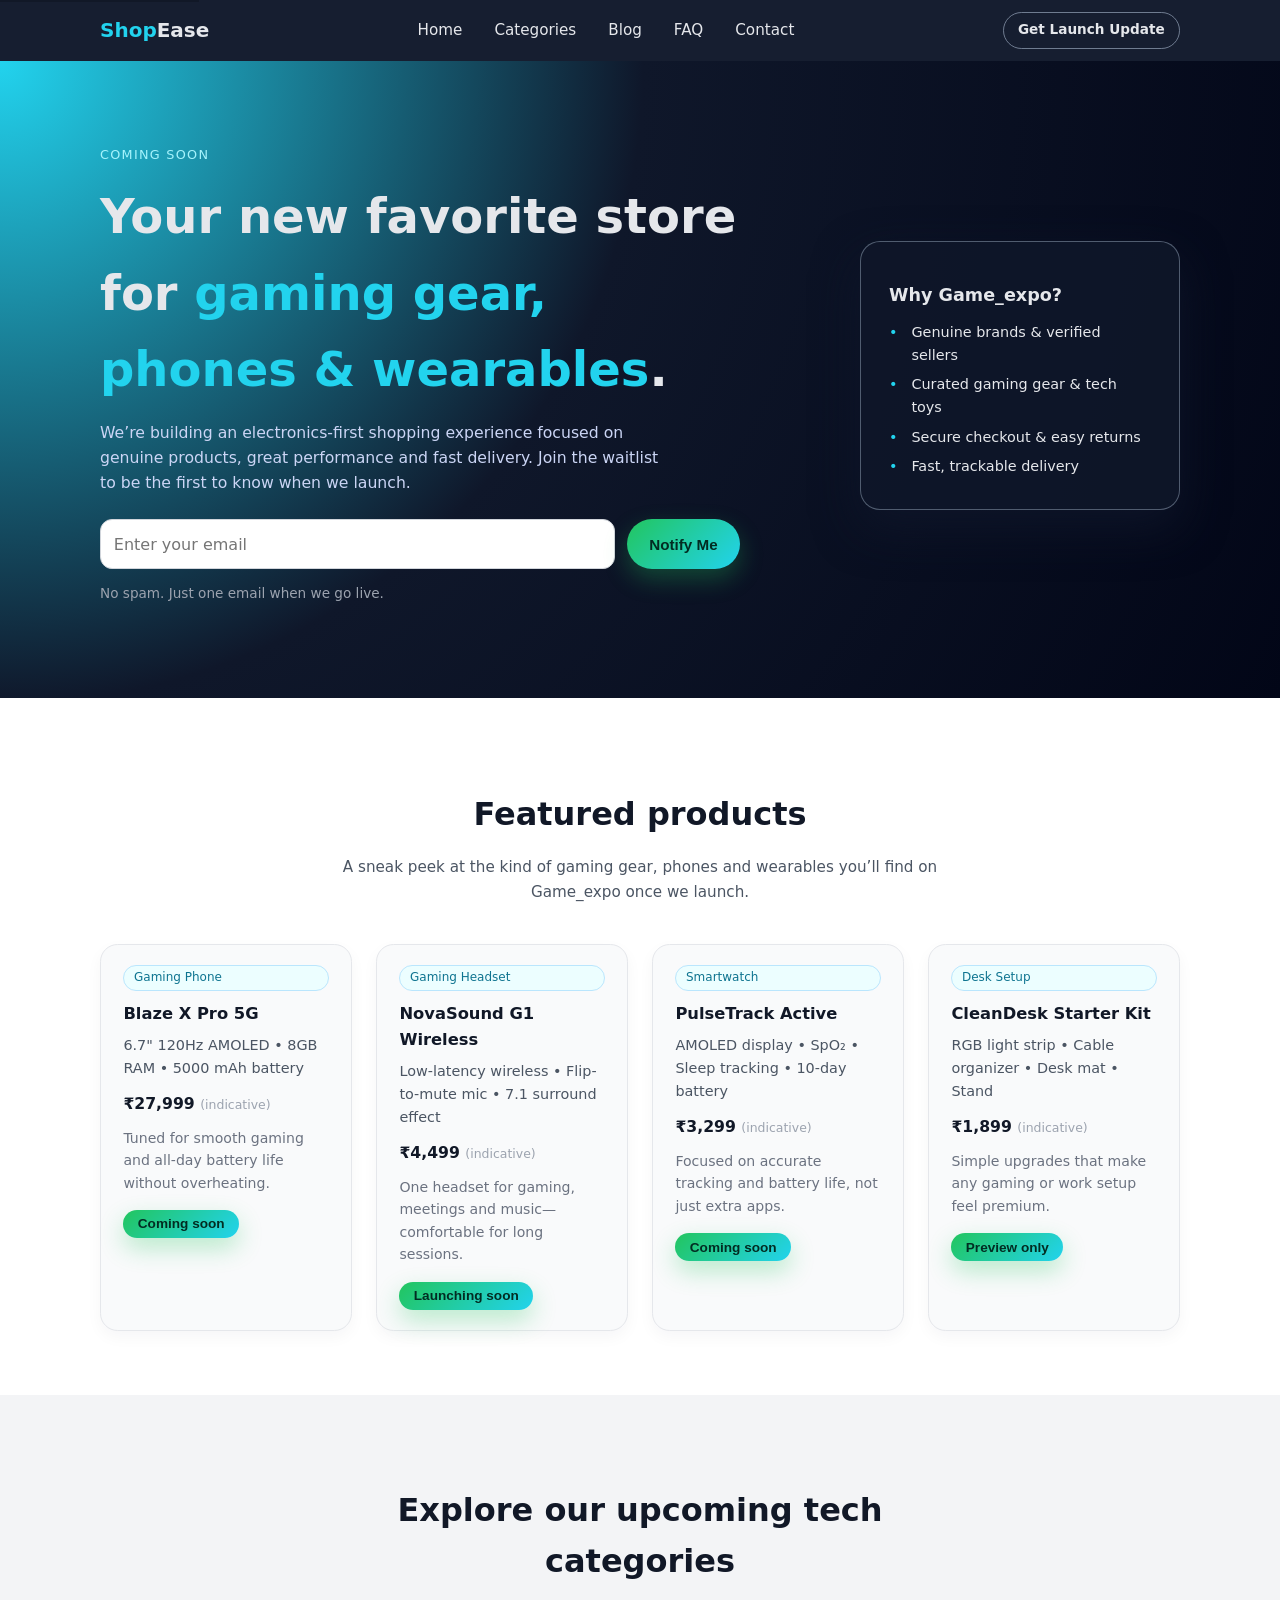
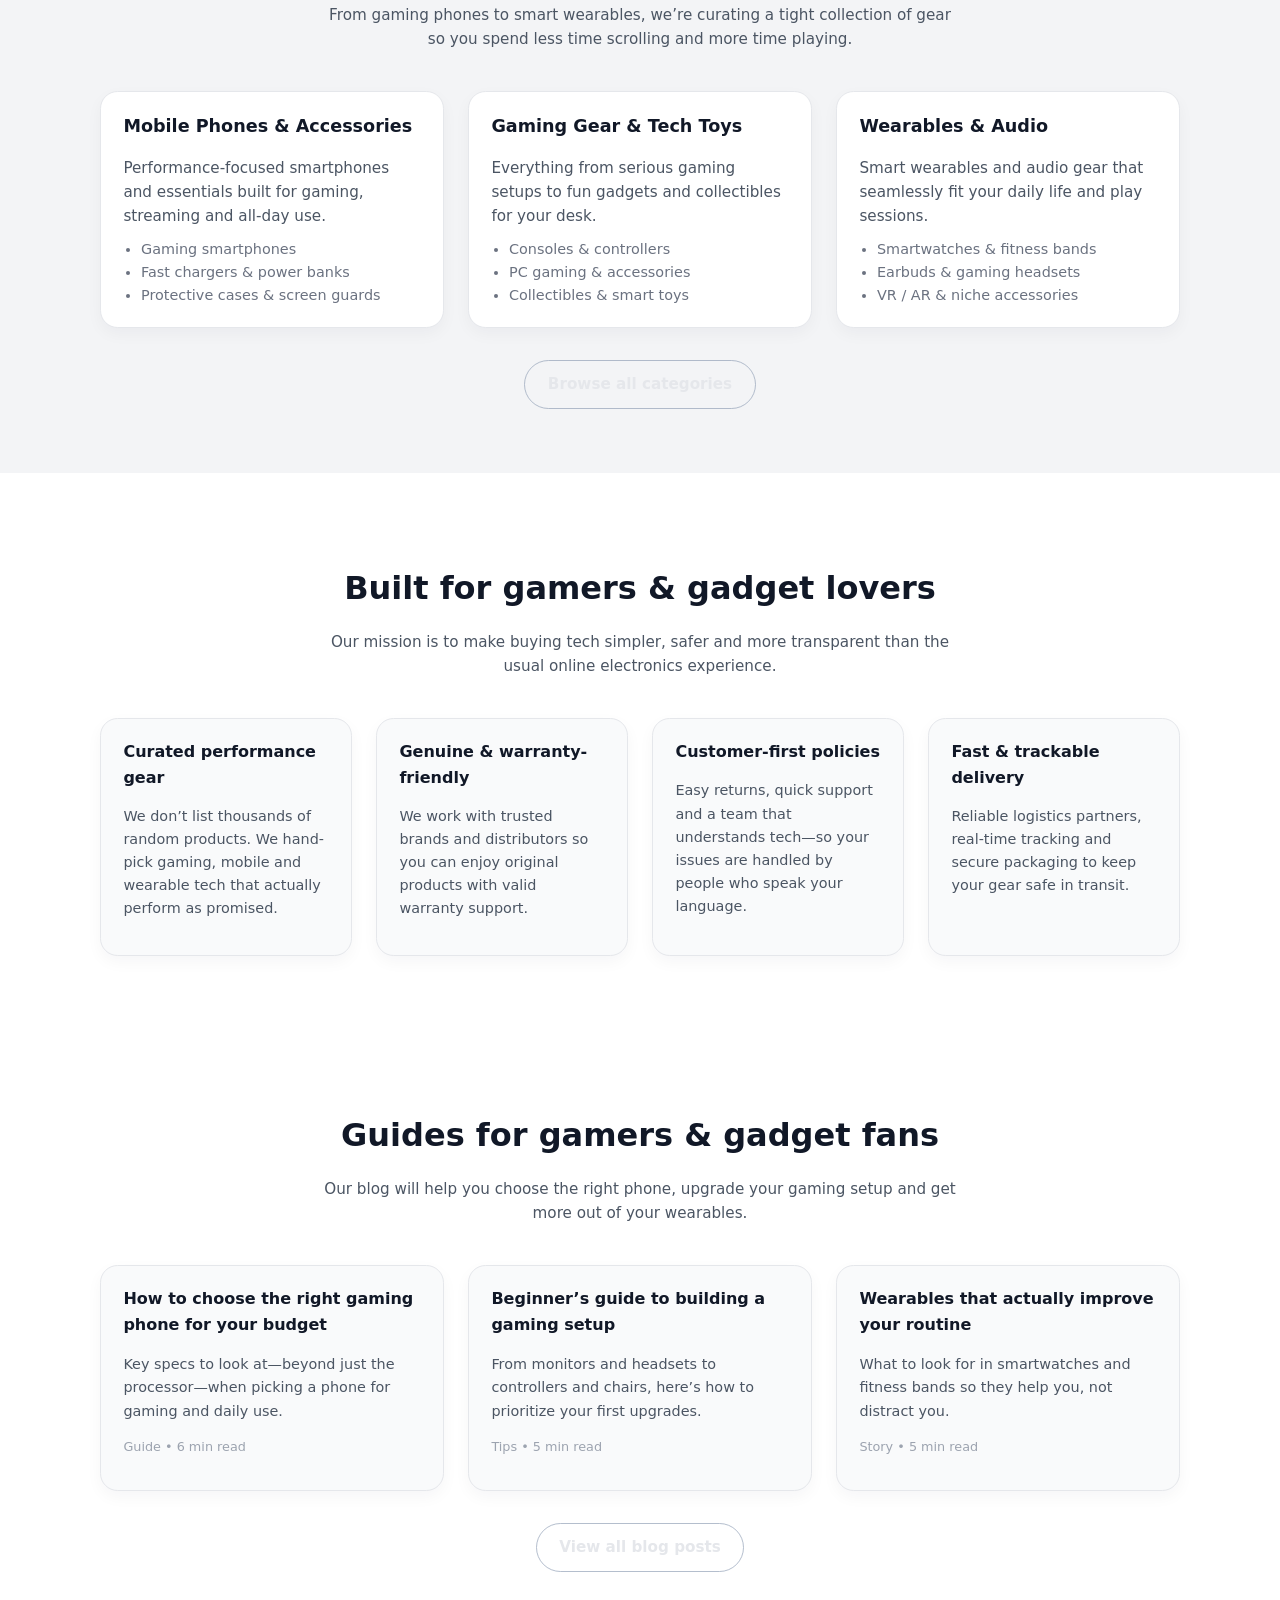
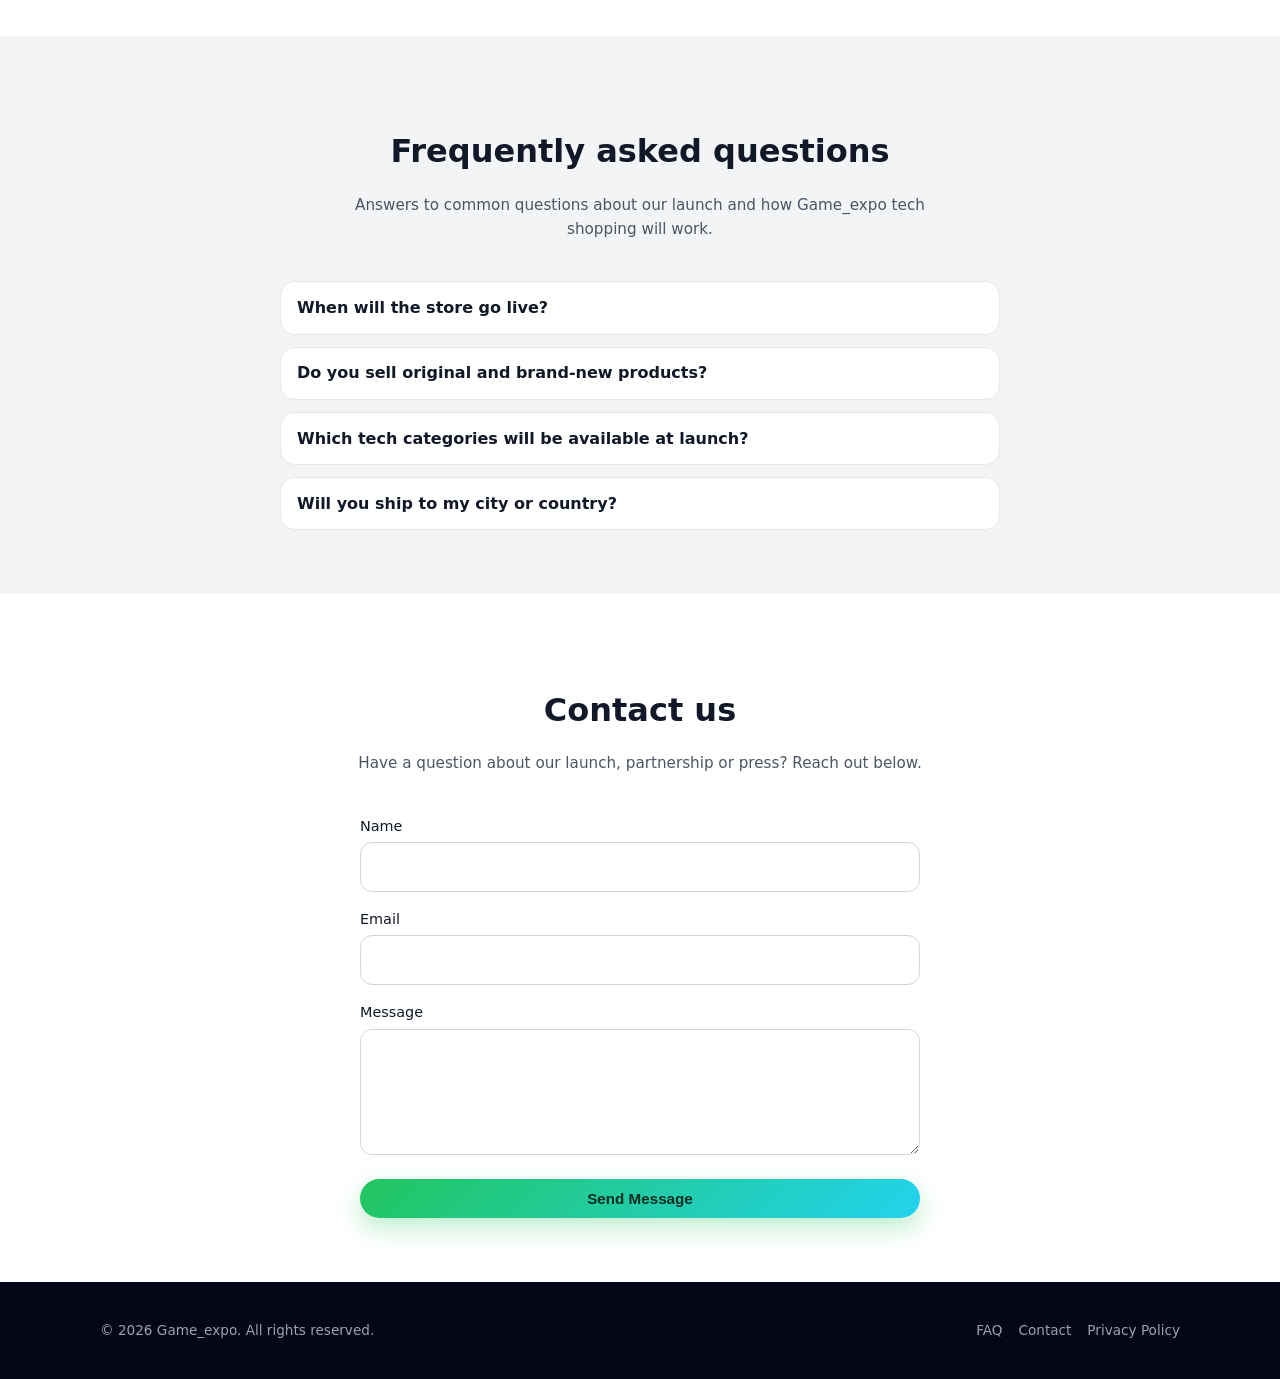
<file: index.html>
<!DOCTYPE html>
<html lang="en">
<head>
  <!-- Basic SEO -->
  <meta charset="UTF-8">
  <meta name="viewport" content="width=device-width, initial-scale=1">
  <title>Game_expo – Gaming Gear, Phones & Wearables Online</title>
  <meta name="description" content="Game_expo is your trusted online store for gaming gear, smartphones, wearables and tech toys. Genuine products, fair prices, and fast delivery.">
  <meta name="robots" content="index, follow">

  <!-- Canonical URL (replace with your real domain) -->
  <link rel="canonical" href="https://www.yourstore.com/">

  <!-- Open Graph for social sharing -->
  <meta property="og:title" content="Game_expo – Gaming Gear, Phones & Wearables Online">
  <meta property="og:description" content="Discover gaming accessories, smartphones, wearables and tech toys at fair prices with fast, secure delivery.">
  <meta property="og:type" content="website">
  <meta property="og:url" content="https://www.yourstore.com/">
  <meta property="og:image" content="https://www.yourstore.com/og-image.jpg">

  <!-- Favicon (optional; add your own) -->
  <link rel="icon" href="/favicon.ico" type="image/x-icon">

  <!-- Structured Data: Organization + Website -->
  <script type="application/ld+json">
  {
    "@context": "https://schema.org",
    "@type": "Organization",
    "name": "Game_expo",
    "url": "https://www.yourstore.com/",
    "logo": "https://www.yourstore.com/logo.png",
    "sameAs": [
      "https://www.facebook.com/yourstore",
      "https://www.instagram.com/yourstore"
    ]
  }
  </script>

  <script type="application/ld+json">
  {
    "@context": "https://schema.org",
    "@type": "WebSite",
    "name": "Game_expo",
    "url": "https://www.yourstore.com/",
    "potentialAction": {
      "@type": "SearchAction",
      "target": "https://www.yourstore.com/search?q={search_term_string}",
      "query-input": "required name=search_term_string"
    }
  }
  </script>

  <link rel="stylesheet" href="styles.css">
</head>

<body>
  <!-- Skip link for accessibility -->
  <a href="#main-content" class="skip-link">Skip to main content</a>

  <!-- Header / Navigation -->
  <header class="header">
    <div class="container header-inner">
      <div class="logo">
        <!-- Replace with <img> if you have a logo -->
        <a href="index.html" aria-label="Game_expo home"><span>Shop</span>Ease</a>
      </div>

      <nav class="nav" aria-label="Main navigation">
        <ul>
          <li><a href="index.html" aria-current="page">Home</a></li>
          <li><a href="categories.html">Categories</a></li>
          <li><a href="blog.html">Blog</a></li>
          <li><a href="#faqs">FAQ</a></li>
          <li><a href="#contact">Contact</a></li>
        </ul>
      </nav>

      <a href="#notify" class="btn btn-outline small">Get Launch Update</a>
    </div>
  </header>

  <main id="main-content">
    <!-- HERO -->
    <section class="hero" aria-labelledby="hero-heading">
      <div class="container hero-inner">
        <div class="hero-text">
          <p class="eyebrow">Coming Soon</p>
          <h1 id="hero-heading">
            Your new favorite store for <span class="accent">gaming gear, phones &amp; wearables</span>.
          </h1>
          <p class="hero-subtitle">
            We’re building an electronics-first shopping experience focused on genuine products,
            great performance and fast delivery. Join the waitlist to be the first to know when we launch.
          </p>
          <form class="hero-form" id="notify" action="#" method="post" novalidate>
            <label for="email" class="sr-only">Email address</label>
            <input type="email" id="email" name="email" placeholder="Enter your email" required autocomplete="email">
            <button type="submit" class="btn">Notify Me</button>
          </form>
          <p class="hero-note">
            No spam. Just one email when we go live.
          </p>
        </div>

        <aside class="hero-card" aria-label="Why Game_expo">
          <div class="hero-card-inner">
            <h2>Why Game_expo?</h2>
            <ul>
              <li>Genuine brands &amp; verified sellers</li>
              <li>Curated gaming gear &amp; tech toys</li>
              <li>Secure checkout &amp; easy returns</li>
              <li>Fast, trackable delivery</li>
            </ul>
          </div>
        </aside>
      </div>
    </section>

    <!-- FEATURED PRODUCTS -->
    <section id="products" class="section section-alt">
      <div class="container">
        <header class="section-header">
          <h2>Featured products</h2>
          <p>
            A sneak peek at the kind of gaming gear, phones and wearables you’ll find on Game_expo once we launch.
          </p>
        </header>

        <div class="grid products-grid">
          <!-- Product 1 -->
          <article class="card product-card">
            <div class="product-tag">Gaming Phone</div>
            <h3 class="product-title">Blaze X Pro 5G</h3>
            <p class="product-meta">
              6.7" 120Hz AMOLED • 8GB RAM • 5000 mAh battery
            </p>
            <p class="product-price">₹27,999 <span class="product-price-note">(indicative)</span></p>
            <p class="product-note">
              Tuned for smooth gaming and all-day battery life without overheating.
            </p>
            <div class="product-actions">
              <button class="btn small" type="button" disabled>Coming soon</button>
            </div>
          </article>

          <!-- Product 2 -->
          <article class="card product-card">
            <div class="product-tag">Gaming Headset</div>
            <h3 class="product-title">NovaSound G1 Wireless</h3>
            <p class="product-meta">
              Low-latency wireless • Flip-to-mute mic • 7.1 surround effect
            </p>
            <p class="product-price">₹4,499 <span class="product-price-note">(indicative)</span></p>
            <p class="product-note">
              One headset for gaming, meetings and music—comfortable for long sessions.
            </p>
            <div class="product-actions">
              <button class="btn small" type="button" disabled>Launching soon</button>
            </div>
          </article>

          <!-- Product 3 -->
          <article class="card product-card">
            <div class="product-tag">Smartwatch</div>
            <h3 class="product-title">PulseTrack Active</h3>
            <p class="product-meta">
              AMOLED display • SpO₂ • Sleep tracking • 10-day battery
            </p>
            <p class="product-price">₹3,299 <span class="product-price-note">(indicative)</span></p>
            <p class="product-note">
              Focused on accurate tracking and battery life, not just extra apps.
            </p>
            <div class="product-actions">
              <button class="btn small" type="button" disabled>Coming soon</button>
            </div>
          </article>

          <!-- Product 4 -->
          <article class="card product-card">
            <div class="product-tag">Desk Setup</div>
            <h3 class="product-title">CleanDesk Starter Kit</h3>
            <p class="product-meta">
              RGB light strip • Cable organizer • Desk mat • Stand
            </p>
            <p class="product-price">₹1,899 <span class="product-price-note">(indicative)</span></p>
            <p class="product-note">
              Simple upgrades that make any gaming or work setup feel premium.
            </p>
            <div class="product-actions">
              <button class="btn small" type="button" disabled>Preview only</button>
            </div>
          </article>
        </div>
      </div>
    </section>

    
    <!-- CATEGORIES (preview) -->
    <section id="categories" class="section">
      <div class="container">
        <header class="section-header">
          <h2>Explore our upcoming tech categories</h2>
          <p>
            From gaming phones to smart wearables, we’re curating a tight collection of gear so you spend less time scrolling and more time playing.
          </p>
        </header>

        <div class="grid categories-grid">
          <article class="card category-card">
            <h3>Mobile Phones &amp; Accessories</h3>
            <p>
              Performance-focused smartphones and essentials built for gaming, streaming and all-day use.
            </p>
            <ul>
              <li>Gaming smartphones</li>
              <li>Fast chargers &amp; power banks</li>
              <li>Protective cases &amp; screen guards</li>
            </ul>
          </article>

          <article class="card category-card">
            <h3>Gaming Gear &amp; Tech Toys</h3>
            <p>
              Everything from serious gaming setups to fun gadgets and collectibles for your desk.
            </p>
            <ul>
              <li>Consoles &amp; controllers</li>
              <li>PC gaming &amp; accessories</li>
              <li>Collectibles &amp; smart toys</li>
            </ul>
          </article>

          <article class="card category-card">
            <h3>Wearables &amp; Audio</h3>
            <p>
              Smart wearables and audio gear that seamlessly fit your daily life and play sessions.
            </p>
            <ul>
              <li>Smartwatches &amp; fitness bands</li>
              <li>Earbuds &amp; gaming headsets</li>
              <li>VR / AR &amp; niche accessories</li>
            </ul>
          </article>
        </div>

        <div class="categories-preview-cta">
          <a href="categories.html" class="btn btn-outline">Browse all categories</a>
        </div>
      </div>
    </section>

    <!-- WHY US -->
    <section id="why-us" class="section section-alt">
      <div class="container">
        <header class="section-header">
          <h2>Built for gamers &amp; gadget lovers</h2>
          <p>
            Our mission is to make buying tech simpler, safer and more transparent than the usual online electronics experience.
          </p>
        </header>

        <div class="grid features-grid">
          <article class="card feature-card">
            <h3>Curated performance gear</h3>
            <p>
              We don’t list thousands of random products. We hand-pick gaming, mobile and wearable tech that actually perform as promised.
            </p>
          </article>

          <article class="card feature-card">
            <h3>Genuine &amp; warranty-friendly</h3>
            <p>
              We work with trusted brands and distributors so you can enjoy original products with valid warranty support.
            </p>
          </article>

          <article class="card feature-card">
            <h3>Customer-first policies</h3>
            <p>
              Easy returns, quick support and a team that understands tech—so your issues are handled by people who speak your language.
            </p>
          </article>

          <article class="card feature-card">
            <h3>Fast &amp; trackable delivery</h3>
            <p>
              Reliable logistics partners, real-time tracking and secure packaging to keep your gear safe in transit.
            </p>
          </article>
        </div>
      </div>
    </section>

    <!-- BLOG PREVIEW (note: id is home-blog, not blog) -->
    <section id="home-blog" class="section section-alt">
      <div class="container">
        <header class="section-header">
          <h2>Guides for gamers &amp; gadget fans</h2>
          <p>
            Our blog will help you choose the right phone, upgrade your gaming setup and get more out of your wearables.
          </p>
        </header>

        <div class="grid blog-grid">
          <article class="card blog-card">
            <h3><a href="blog.html">How to choose the right gaming phone for your budget</a></h3>
            <p>
              Key specs to look at—beyond just the processor—when picking a phone for gaming and daily use.
            </p>
            <p class="meta">Guide • 6 min read</p>
          </article>

          <article class="card blog-card">
            <h3><a href="blog.html">Beginner’s guide to building a gaming setup</a></h3>
            <p>
              From monitors and headsets to controllers and chairs, here’s how to prioritize your first upgrades.
            </p>
            <p class="meta">Tips • 5 min read</p>
          </article>

          <article class="card blog-card">
            <h3><a href="blog.html">Wearables that actually improve your routine</a></h3>
            <p>
              What to look for in smartwatches and fitness bands so they help you, not distract you.
            </p>
            <p class="meta">Story • 5 min read</p>
          </article>
        </div>

        <div class="categories-preview-cta" style="margin-top:2rem;">
          <a href="blog.html" class="btn btn-outline">View all blog posts</a>
        </div>
      </div>
    </section>

    <!-- FAQ -->
    <section id="faqs" class="section">
      <div class="container">
        <header class="section-header">
          <h2>Frequently asked questions</h2>
          <p>Answers to common questions about our launch and how Game_expo tech shopping will work.</p>
        </header>

        <div class="faq-list">
          <details>
            <summary>When will the store go live?</summary>
            <p>
              We’re aiming to launch in the coming months. Join the email list above and you’ll be the first to know when we open.
            </p>
          </details>

          <details>
            <summary>Do you sell original and brand-new products?</summary>
            <p>
              Yes. We focus on genuine, brand-new products with proper warranty and support from trusted brands and distributors.
            </p>
          </details>

          <details>
            <summary>Which tech categories will be available at launch?</summary>
            <p>
              We’re starting with gaming phones, mobile accessories, gaming gear, tech toys, wearables and audio—then expanding based on your feedback.
            </p>
          </details>

          <details>
            <summary>Will you ship to my city or country?</summary>
            <p>
              At launch we’ll focus on our primary region, with plans to expand coverage over time. We’ll share full shipping details before launch.
            </p>
          </details>
        </div>
      </div>
    </section>

    <!-- CONTACT -->
    <section id="contact" class="section section-alt">
      <div class="container">
        <header class="section-header">
          <h2>Contact us</h2>
          <p>Have a question about our launch, partnership or press? Reach out below.</p>
        </header>

        <form class="contact-form" action="#" method="post" novalidate>
          <div class="form-group">
            <label for="name">Name</label>
            <input id="name" name="name" type="text" required autocomplete="name">
          </div>
          <div class="form-group">
            <label for="contact-email">Email</label>
            <input id="contact-email" name="email" type="email" required autocomplete="email">
          </div>
          <div class="form-group">
            <label for="message">Message</label>
            <textarea id="message" name="message" rows="4" required></textarea>
          </div>
          <button type="submit" class="btn">Send Message</button>
        </form>
      </div>
    </section>
  </main>

  <!-- FOOTER -->
  <footer class="footer">
    <div class="container footer-inner">
      <p>&copy; <span id="year"></span> Game_expo. All rights reserved.</p>
      <nav aria-label="Footer navigation">
        <a href="#faqs">FAQ</a>
        <a href="#contact">Contact</a>
        <a href="#">Privacy Policy</a>
      </nav>
    </div>
  </footer>

  <!-- Small inline script just for year -->
  <script>
    document.getElementById('year').textContent = new Date().getFullYear();
  </script>

  <!-- Small inline script just for year -->
  <script>
    document.getElementById('year').textContent = new Date().getFullYear();

    // Force the Blog nav item to always go to blog.html
    document.addEventListener('DOMContentLoaded', function () {
      var blogLink = document.querySelector('.nav a[href="blog.html"]');
      if (blogLink) {
        blogLink.addEventListener('click', function (e) {
          e.preventDefault();
          window.location.href = 'blog.html';
        });
      }
    });
  </script>
</body>
</html>
</file>
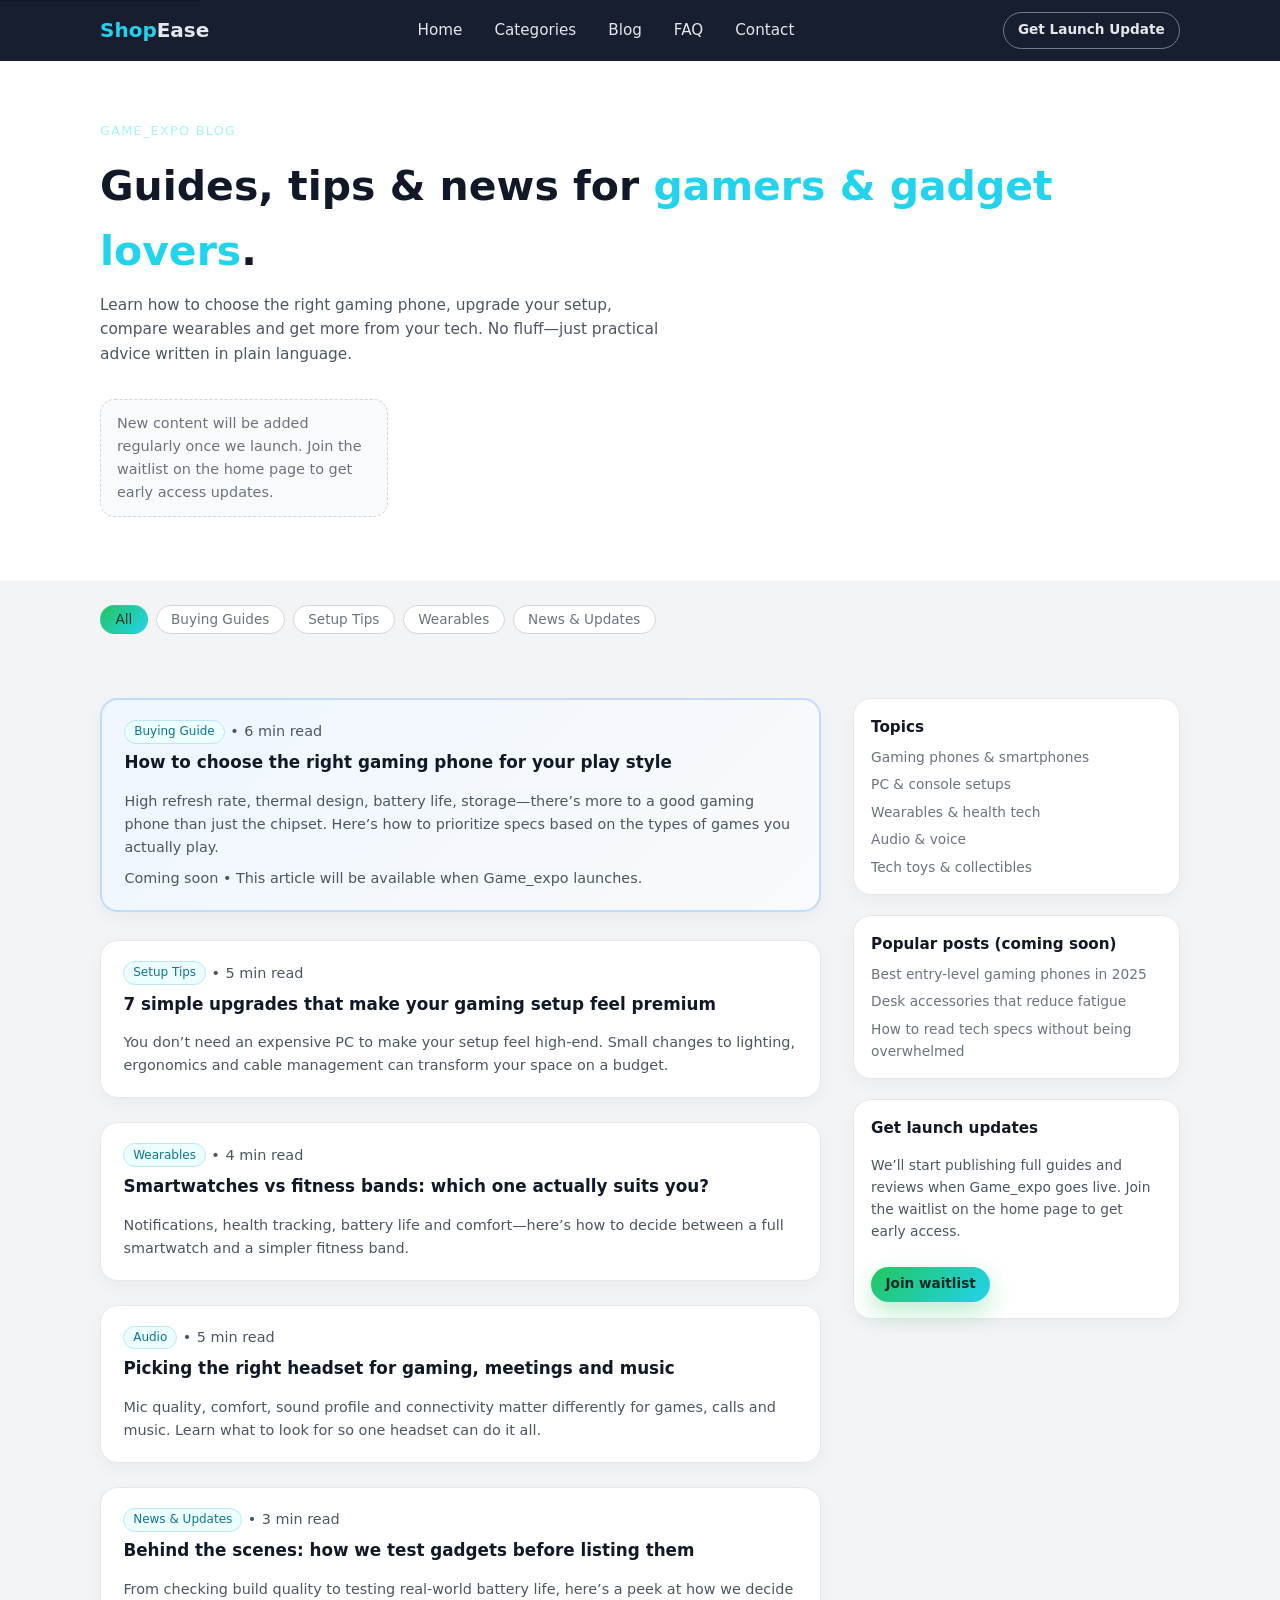
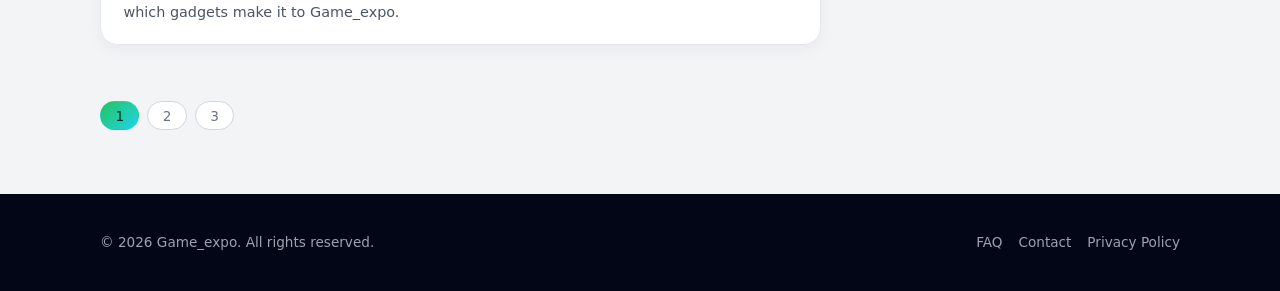
<file: blog.html>
<!DOCTYPE html>
<html lang="en">
<head>
  <!-- Basic SEO -->
  <meta charset="UTF-8">
  <meta name="viewport" content="width=device-width, initial-scale=1">
  <title>Game_expo Blog – Guides, Tips & News for Gamers & Tech Lovers</title>
  <meta name="description" content="Read guides, tips and news about gaming gear, smartphones, wearables and tech toys on the Game_expo blog.">
  <meta name="robots" content="index, follow">

  <link rel="canonical" href="https://www.yourstore.com/blog">

  <!-- Open Graph -->
  <meta property="og:title" content="Game_expo Blog – Guides, Tips & News for Gamers & Tech Lovers">
  <meta property="og:description" content="Discover buying guides, setup tips and tech news for gaming gear, smartphones, wearables and more.">
  <meta property="og:type" content="website">
  <meta property="og:url" content="https://www.yourstore.com/blog">
  <meta property="og:image" content="https://www.yourstore.com/og-image.jpg">

  <link rel="icon" href="/favicon.ico" type="image/x-icon">

  <link rel="stylesheet" href="styles.css">
</head>
<body>
  <!-- Skip link for accessibility -->
  <a href="#main-content" class="skip-link">Skip to main content</a>

  <!-- Header / Navigation -->
  <header class="header">
    <div class="container header-inner">
      <div class="logo">
        <a href="index.html" aria-label="Game_expo home"><span>Shop</span>Ease</a>
      </div>

      <nav class="nav" aria-label="Main navigation">
        <ul>
          <li><a href="index.html">Home</a></li>
          <li><a href="categories.html">Categories</a></li>
          <li><a href="blog.html" aria-current="page">Blog</a></li>
          <li><a href="index.html#faqs">FAQ</a></li>
          <li><a href="index.html#contact">Contact</a></li>
        </ul>
      </nav>

      <a href="index.html#notify" class="btn btn-outline small">Get Launch Update</a>
    </div>
  </header>

  <main id="main-content">
    <!-- BLOG HERO -->
    <section class="section section-alt page-hero blog-hero">
      <div class="container page-hero-inner">
        <div>
          <p class="eyebrow">Game_expo Blog</p>
          <h1 class="page-hero-title">
            Guides, tips &amp; news for <span class="accent">gamers &amp; gadget lovers</span>.
          </h1>
          <p class="page-hero-subtitle">
            Learn how to choose the right gaming phone, upgrade your setup, compare wearables and get more from your tech.
            No fluff—just practical advice written in plain language.
          </p>
        </div>

        <div class="page-hero-aside">
          <p class="page-hero-meta">
            New content will be added regularly once we launch. Join the waitlist on the home page to get early access updates.
          </p>
        </div>
      </div>
    </section>

    <!-- FILTER CHIPS -->
    <section class="section section-chips">
      <div class="container">
        <div class="chip-row" aria-label="Filter posts by type">
          <button class="chip chip-active" type="button">All</button>
          <button class="chip" type="button">Buying Guides</button>
          <button class="chip" type="button">Setup Tips</button>
          <button class="chip" type="button">Wearables</button>
          <button class="chip" type="button">News &amp; Updates</button>
        </div>
      </div>
    </section>

    <!-- BLOG LIST + SIDEBAR -->
    <section class="section">
      <div class="container blog-layout-grid">
        <!-- MAIN COLUMN -->
        <div class="blog-main">
          <!-- Featured post -->
          <article class="card blog-card blog-card-featured">
            <header>
              <p class="blog-meta">
                <span class="blog-tag">Buying Guide</span>
                <span aria-hidden="true">•</span>
                <span>6 min read</span>
              </p>
              <h2>
                <a href="#" class="blog-title-link">
                  How to choose the right gaming phone for your play style
                </a>
              </h2>
            </header>
            <p class="blog-excerpt">
              High refresh rate, thermal design, battery life, storage—there’s more to a good gaming phone than just the chipset.
              Here’s how to prioritize specs based on the types of games you actually play.
            </p>
            <p class="blog-meta-secondary">
              Coming soon • This article will be available when Game_expo launches.
            </p>
          </article>

          <!-- Other posts -->
          <div class="blog-list-grid">
            <article class="card blog-card">
              <header>
                <p class="blog-meta">
                  <span class="blog-tag">Setup Tips</span>
                  <span aria-hidden="true">•</span>
                  <span>5 min read</span>
                </p>
                <h2>
                  <a href="#" class="blog-title-link">
                    7 simple upgrades that make your gaming setup feel premium
                  </a>
                </h2>
              </header>
              <p class="blog-excerpt">
                You don’t need an expensive PC to make your setup feel high-end. Small changes to lighting, ergonomics and cable
                management can transform your space on a budget.
              </p>
            </article>

            <article class="card blog-card">
              <header>
                <p class="blog-meta">
                  <span class="blog-tag">Wearables</span>
                  <span aria-hidden="true">•</span>
                  <span>4 min read</span>
                </p>
                <h2>
                  <a href="#" class="blog-title-link">
                    Smartwatches vs fitness bands: which one actually suits you?
                  </a>
                </h2>
              </header>
              <p class="blog-excerpt">
                Notifications, health tracking, battery life and comfort—here’s how to decide between a full smartwatch and a simpler fitness band.
              </p>
            </article>

            <article class="card blog-card">
              <header>
                <p class="blog-meta">
                  <span class="blog-tag">Audio</span>
                  <span aria-hidden="true">•</span>
                  <span>5 min read</span>
                </p>
                <h2>
                  <a href="#" class="blog-title-link">
                    Picking the right headset for gaming, meetings and music
                  </a>
                </h2>
              </header>
              <p class="blog-excerpt">
                Mic quality, comfort, sound profile and connectivity matter differently for games, calls and music.
                Learn what to look for so one headset can do it all.
              </p>
            </article>

            <article class="card blog-card">
              <header>
                <p class="blog-meta">
                  <span class="blog-tag">News &amp; Updates</span>
                  <span aria-hidden="true">•</span>
                  <span>3 min read</span>
                </p>
                <h2>
                  <a href="#" class="blog-title-link">
                    Behind the scenes: how we test gadgets before listing them
                  </a>
                </h2>
              </header>
              <p class="blog-excerpt">
                From checking build quality to testing real-world battery life, here’s a peek at how we decide which gadgets make it to Game_expo.
              </p>
            </article>
          </div>

          <!-- Pagination (visual only for now) -->
          <nav class="blog-pagination" aria-label="Blog pages">
            <button type="button" class="chip chip-active" aria-current="page">1</button>
            <button type="button" class="chip">2</button>
            <button type="button" class="chip">3</button>
          </nav>
        </div>

        <!-- SIDEBAR -->
        <aside class="blog-sidebar" aria-label="Blog sidebar">
          <section class="card blog-sidebar-card">
            <h2 class="blog-sidebar-title">Topics</h2>
            <ul class="blog-sidebar-list">
              <li><a href="#">Gaming phones &amp; smartphones</a></li>
              <li><a href="#">PC &amp; console setups</a></li>
              <li><a href="#">Wearables &amp; health tech</a></li>
              <li><a href="#">Audio &amp; voice</a></li>
              <li><a href="#">Tech toys &amp; collectibles</a></li>
            </ul>
          </section>

          <section class="card blog-sidebar-card">
            <h2 class="blog-sidebar-title">Popular posts (coming soon)</h2>
            <ul class="blog-sidebar-list">
              <li><a href="#">Best entry-level gaming phones in 2025</a></li>
              <li><a href="#">Desk accessories that reduce fatigue</a></li>
              <li><a href="#">How to read tech specs without being overwhelmed</a></li>
            </ul>
          </section>

          <section class="card blog-sidebar-card blog-sidebar-note">
            <h2 class="blog-sidebar-title">Get launch updates</h2>
            <p>
              We’ll start publishing full guides and reviews when Game_expo goes live.
              Join the waitlist on the home page to get early access.
            </p>
            <a href="index.html#notify" class="btn small">Join waitlist</a>
          </section>
        </aside>
      </div>
    </section>
  </main>

  <!-- FOOTER -->
  <footer class="footer">
    <div class="container footer-inner">
      <p>&copy; <span id="year"></span> Game_expo. All rights reserved.</p>
      <nav aria-label="Footer navigation">
        <a href="index.html#faqs">FAQ</a>
        <a href="index.html#contact">Contact</a>
        <a href="#">Privacy Policy</a>
      </nav>
    </div>
  </footer>

  <script>
    document.getElementById('year').textContent = new Date().getFullYear();
  </script>
</body>
</html>
</file>
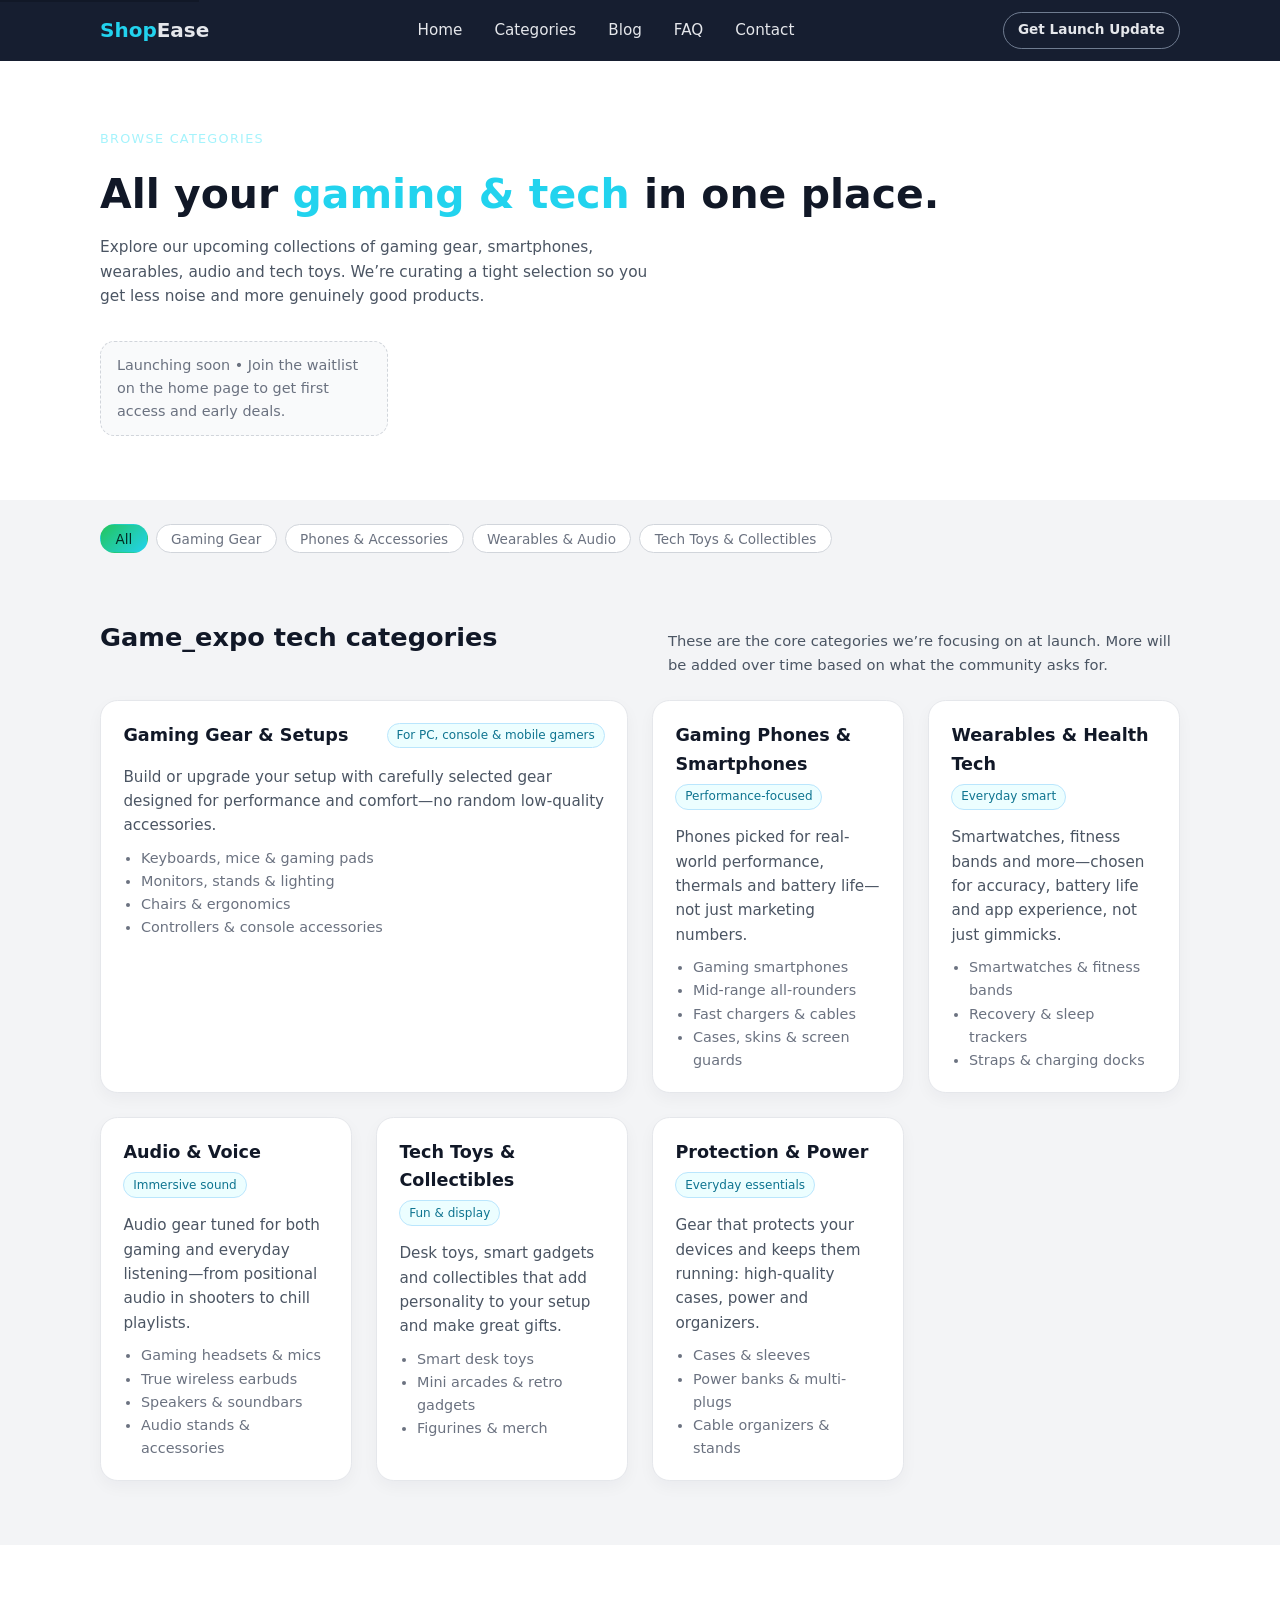
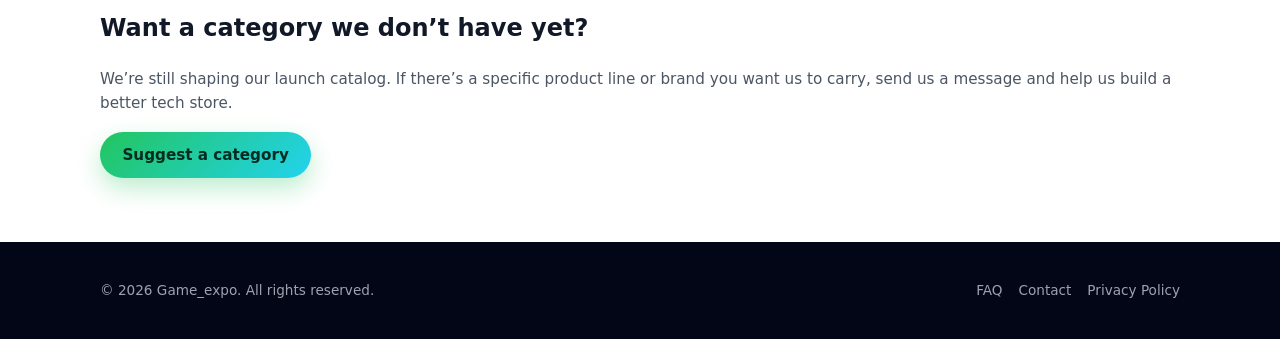
<file: categories.html>
<!DOCTYPE html>
<html lang="en">
<head>
  <!-- Basic SEO -->
  <meta charset="UTF-8">
  <meta name="viewport" content="width=device-width, initial-scale=1">
  <title>Game_expo Categories – Gaming Gear, Phones & Wearables</title>
  <meta name="description" content="Browse all Game_expo categories: gaming gear, smartphones, wearables, audio and tech toys curated for gamers and gadget lovers.">
  <meta name="robots" content="index, follow">

  <link rel="canonical" href="https://www.yourstore.com/categories">

  <!-- Open Graph -->
  <meta property="og:title" content="Game_expo Categories – Gaming Gear, Phones & Wearables">
  <meta property="og:description" content="Explore Game_expo categories: gaming gear, smartphones, wearables, audio and tech toys.">
  <meta property="og:type" content="website">
  <meta property="og:url" content="https://www.yourstore.com/categories">
  <meta property="og:image" content="https://www.yourstore.com/og-image.jpg">

  <link rel="icon" href="/favicon.ico" type="image/x-icon">

  <!-- You can reuse the same Organization / Website JSON-LD as on home page if you like -->

  <link rel="stylesheet" href="styles.css">
</head>
<body>
  <!-- Skip link for accessibility -->
  <a href="#main-content" class="skip-link">Skip to main content</a>

  <!-- Header / Navigation -->
  <header class="header">
    <div class="container header-inner">
      <div class="logo">
        <a href="index.html" aria-label="Game_expo home"><span>Shop</span>Ease</a>
      </div>

      <nav class="nav" aria-label="Main navigation">
        <ul>
          <li><a href="index.html">Home</a></li>
          <li><a href="categories.html" aria-current="page">Categories</a></li>
          <li><a href="index.html#blog">Blog</a></li>
          <li><a href="index.html#faqs">FAQ</a></li>
          <li><a href="index.html#contact">Contact</a></li>
        </ul>
      </nav>

      <a href="index.html#notify" class="btn btn-outline small">Get Launch Update</a>
    </div>
  </header>

  <main id="main-content">
    <!-- PAGE HERO -->
    <section class="section page-hero section-alt">
      <div class="container page-hero-inner">
        <div>
          <p class="eyebrow">Browse Categories</p>
          <h1 class="page-hero-title">
            All your <span class="accent">gaming &amp; tech</span> in one place.
          </h1>
          <p class="page-hero-subtitle">
            Explore our upcoming collections of gaming gear, smartphones, wearables, audio and tech toys.
            We’re curating a tight selection so you get less noise and more genuinely good products.
          </p>
        </div>

        <div class="page-hero-aside">
          <p class="page-hero-meta">
            Launching soon • Join the waitlist on the home page to get first access and early deals.
          </p>
        </div>
      </div>
    </section>

    <!-- QUICK FILTER TAGS (just visual, no JS yet) -->
    <section class="section section-chips">
      <div class="container">
        <div class="chip-row" aria-label="Popular category shortcuts">
          <button class="chip chip-active" type="button">All</button>
          <button class="chip" type="button">Gaming Gear</button>
          <button class="chip" type="button">Phones &amp; Accessories</button>
          <button class="chip" type="button">Wearables &amp; Audio</button>
          <button class="chip" type="button">Tech Toys &amp; Collectibles</button>
        </div>
      </div>
    </section>

    <!-- CATEGORIES GRID -->
    <section class="section">
      <div class="container">
        <div class="categories-header-row">
          <h2>Game_expo tech categories</h2>
          <p class="categories-header-text">
            These are the core categories we’re focusing on at launch. More will be added over time based on what the community asks for.
          </p>
        </div>

        <div class="grid categories-grid categories-grid-page">
          <!-- Category 1 -->
          <article class="card category-card category-card-large">
            <div class="category-card-header">
              <h3>Gaming Gear &amp; Setups</h3>
              <span class="category-badge">For PC, console &amp; mobile gamers</span>
            </div>
            <p>
              Build or upgrade your setup with carefully selected gear designed for performance and comfort—no random low-quality accessories.
            </p>
            <ul>
              <li>Keyboards, mice &amp; gaming pads</li>
              <li>Monitors, stands &amp; lighting</li>
              <li>Chairs &amp; ergonomics</li>
              <li>Controllers &amp; console accessories</li>
            </ul>
          </article>

          <!-- Category 2 -->
          <article class="card category-card">
            <div class="category-card-header">
              <h3>Gaming Phones &amp; Smartphones</h3>
              <span class="category-badge">Performance-focused</span>
            </div>
            <p>
              Phones picked for real-world performance, thermals and battery life—not just marketing numbers.
            </p>
            <ul>
              <li>Gaming smartphones</li>
              <li>Mid-range all-rounders</li>
              <li>Fast chargers &amp; cables</li>
              <li>Cases, skins &amp; screen guards</li>
            </ul>
          </article>

          <!-- Category 3 -->
          <article class="card category-card">
            <div class="category-card-header">
              <h3>Wearables &amp; Health Tech</h3>
              <span class="category-badge">Everyday smart</span>
            </div>
            <p>
              Smartwatches, fitness bands and more—chosen for accuracy, battery life and app experience, not just gimmicks.
            </p>
            <ul>
              <li>Smartwatches &amp; fitness bands</li>
              <li>Recovery &amp; sleep trackers</li>
              <li>Straps &amp; charging docks</li>
            </ul>
          </article>

          <!-- Category 4 -->
          <article class="card category-card">
            <div class="category-card-header">
              <h3>Audio &amp; Voice</h3>
              <span class="category-badge">Immersive sound</span>
            </div>
            <p>
              Audio gear tuned for both gaming and everyday listening—from positional audio in shooters to chill playlists.
            </p>
            <ul>
              <li>Gaming headsets &amp; mics</li>
              <li>True wireless earbuds</li>
              <li>Speakers &amp; soundbars</li>
              <li>Audio stands &amp; accessories</li>
            </ul>
          </article>

          <!-- Category 5 -->
          <article class="card category-card">
            <div class="category-card-header">
              <h3>Tech Toys &amp; Collectibles</h3>
              <span class="category-badge">Fun &amp; display</span>
            </div>
            <p>
              Desk toys, smart gadgets and collectibles that add personality to your setup and make great gifts.
            </p>
            <ul>
              <li>Smart desk toys</li>
              <li>Mini arcades &amp; retro gadgets</li>
              <li>Figurines &amp; merch</li>
            </ul>
          </article>

          <!-- Category 6 -->
          <article class="card category-card">
            <div class="category-card-header">
              <h3>Protection &amp; Power</h3>
              <span class="category-badge">Everyday essentials</span>
            </div>
            <p>
              Gear that protects your devices and keeps them running: high-quality cases, power and organizers.
            </p>
            <ul>
              <li>Cases &amp; sleeves</li>
              <li>Power banks &amp; multi-plugs</li>
              <li>Cable organizers &amp; stands</li>
            </ul>
          </article>
        </div>
      </div>
    </section>

    <!-- CTA SECTION -->
    <section class="section section-alt">
      <div class="container categories-cta">
        <div>
          <h2>Want a category we don’t have yet?</h2>
          <p>
            We’re still shaping our launch catalog. If there’s a specific product line or brand you want us to carry,
            send us a message and help us build a better tech store.
          </p>
        </div>
        <a href="index.html#contact" class="btn">Suggest a category</a>
      </div>
    </section>
  </main>

  <!-- FOOTER -->
  <footer class="footer">
    <div class="container footer-inner">
      <p>&copy; <span id="year"></span> Game_expo. All rights reserved.</p>
      <nav aria-label="Footer navigation">
        <a href="index.html#faqs">FAQ</a>
        <a href="index.html#contact">Contact</a>
        <a href="#">Privacy Policy</a>
      </nav>
    </div>
  </footer>

  <script>
    document.getElementById('year').textContent = new Date().getFullYear();
  </script>
</body>
</html>
</file>
<file: styles.css>
/* Root variables for easier theming */
:root {
  --color-bg: #f3f4f6;
  --color-surface: #ffffff;
  --color-surface-alt: #f9fafb;
  --color-border: #e5e7eb;
  --color-border-soft: #d1d5db;

  --color-text-main: #111827;
  --color-text-muted: #4b5563;
  --color-text-soft: #6b7280;
  --color-text-subtle: #9ca3af;

  --color-hero-bg-dark: #0f172a;
  --color-hero-bg-darker: #020617;
  --color-hero-text: #e5e7eb;

  --color-primary: #22c55e;
  --color-primary-soft: rgba(34, 197, 94, 0.3);
  --color-secondary: #22d3ee;

  --radius-full: 999px;
  --radius-lg: 1.25rem;
  --radius-md: 1.1rem;
}

/* Base reset and typography */
*,
*::before,
*::after {
  box-sizing: border-box;
}

html {
  scroll-behavior: smooth;
}

body {
  margin: 0;
  font-family: system-ui, -apple-system, BlinkMacSystemFont, "Segoe UI", sans-serif;
  line-height: 1.6;
  color: var(--color-text-main);
  background: var(--color-bg);
}

/* Utility classes */
.container {
  width: 100%;
  max-width: 1120px;
  margin: 0 auto;
  padding: 0 1.25rem;
}

.section {
  padding: 4rem 0;
}

.section-alt {
  background: var(--color-surface);
}

.section-header {
  text-align: center;
  max-width: 640px;
  margin: 0 auto 2.5rem;
}

.section-header h2 {
  font-size: 2rem;
  margin-bottom: 0.5rem;
}

.section-header p {
  color: var(--color-text-muted);
  font-size: 0.95rem;
}

/* Screen reader only text */
.sr-only {
  position: absolute;
  width: 1px;
  height: 1px;
  padding: 0;
  margin: -1px;
  overflow: hidden;
  clip: rect(0, 0, 0, 0);
  border: 0;
}

/* Skip link */
.skip-link {
  position: absolute;
  top: -40px;
  left: 0;
  background: #111827;
  color: #ffffff;
  padding: 0.5rem 1rem;
  z-index: 50;
  text-decoration: none;
}

.skip-link:focus-visible {
  top: 0;
}

/* Accessible focus styles */
a:focus-visible,
button:focus-visible,
input:focus-visible,
textarea:focus-visible,
summary:focus-visible {
  outline: 2px solid var(--color-secondary);
  outline-offset: 2px;
  border-radius: 0.375rem;
}

/* Header & Navigation */
.header {
  position: sticky;
  top: 0;
  z-index: 40;
  background: rgba(15, 23, 42, 0.97);
  backdrop-filter: blur(8px);
  color: #e5e7eb;
}

.header-inner {
  display: flex;
  align-items: center;
  justify-content: space-between;
  padding: 0.75rem 1.25rem;
}

.logo a {
  font-weight: 700;
  font-size: 1.25rem;
  text-decoration: none;
  color: #e5e7eb;
}

.logo span {
  color: var(--color-secondary);
}

.nav ul {
  display: flex;
  gap: 1rem;
  list-style: none;
  margin: 0;
  padding: 0;
}

.nav a {
  text-decoration: none;
  font-size: 0.95rem;
  color: #e5e7eb;
  padding: 0.25rem 0.5rem;
  border-radius: var(--radius-full);
}

.nav a:hover {
  background: rgba(148, 163, 184, 0.2);
}

/* Buttons */
.btn {
  display: inline-flex;
  align-items: center;
  justify-content: center;
  padding: 0.7rem 1.4rem;
  border-radius: var(--radius-full);
  border: none;
  background: linear-gradient(135deg, var(--color-primary), var(--color-secondary));
  color: #022c22;
  font-weight: 600;
  font-size: 0.95rem;
  cursor: pointer;
  text-decoration: none;
  box-shadow: 0 10px 25px var(--color-primary-soft);
  transition: transform 0.15s ease, box-shadow 0.15s ease, filter 0.15s ease;
}

.btn:hover {
  transform: translateY(-1px);
  filter: brightness(1.05);
  box-shadow: 0 12px 30px rgba(34, 197, 94, 0.4);
}

.btn-outline {
  background: transparent;
  border: 1px solid rgba(148, 163, 184, 0.7);
  color: #e5e7eb;
  box-shadow: none;
}

.btn-outline:hover {
  background: rgba(15, 23, 42, 0.9);
}

.btn.small {
  padding: 0.4rem 0.9rem;
  font-size: 0.85rem;
}

/* Hero Section (home) */
.hero {
  background: radial-gradient(circle at top left, var(--color-secondary) 0, var(--color-hero-bg-dark) 45%, var(--color-hero-bg-darker) 100%);
  color: var(--color-hero-text);
  padding: 4.5rem 0 5rem;
}

.hero-inner {
  display: grid;
  grid-template-columns: minmax(0, 1.6fr) minmax(0, 1fr);
  gap: 2.5rem;
  align-items: center;
}

.eyebrow {
  text-transform: uppercase;
  letter-spacing: 0.1em;
  font-size: 0.8rem;
  color: #a5f3fc;
  margin-bottom: 0.75rem;
}

.hero h1 {
  font-size: clamp(2.1rem, 4vw, 3rem);
  margin: 0 0 0.75rem;
}

.accent {
  color: var(--color-secondary);
}

.hero-subtitle {
  margin: 0 0 1.5rem;
  color: #cbd5f5;
  font-size: 0.98rem;
  max-width: 36rem;
}

.hero-form {
  display: flex;
  flex-wrap: wrap;
  gap: 0.75rem;
  margin-bottom: 0.75rem;
}

.hero-form input[type="email"] {
  flex: 1;
  min-width: 0;
}

.hero-note {
  font-size: 0.85rem;
  color: var(--color-text-subtle);
}

/* ---------- PRODUCT GRID & CARDS ---------- */

.products-grid {
  grid-template-columns: repeat(auto-fit, minmax(230px, 1fr));
}

.product-card {
  display: flex;
  flex-direction: column;
  gap: 0.4rem;
}

.product-tag {
  display: inline-flex;
  align-items: center;
  padding: 0.15rem 0.6rem;
  border-radius: var(--radius-full);
  font-size: 0.75rem;
  background: #ecfeff;
  color: #0e7490;
  border: 1px solid #bae6fd;
  margin-bottom: 0.25rem;
}

.product-title {
  margin: 0;
  font-size: 1.02rem;
}

.product-meta {
  margin: 0;
  font-size: 0.9rem;
  color: var(--color-text-muted);
}

.product-price {
  margin: 0.3rem 0 0;
  font-weight: 600;
  font-size: 0.98rem;
}

.product-price-note {
  font-weight: 400;
  font-size: 0.78rem;
  color: var(--color-text-subtle);
}

.product-note {
  margin: 0.25rem 0 0;
  font-size: 0.88rem;
  color: var(--color-text-soft);
}

.product-actions {
  margin-top: 0.6rem;
}


/* Inputs & forms */
input,
textarea {
  width: 100%;
  padding: 0.7rem 0.8rem;
  border-radius: 0.75rem;
  border: 1px solid var(--color-border-soft);
  font: inherit;
  color: inherit;
  background: #ffffff;
}

textarea {
  resize: vertical;
}

/* Hero side card */
.hero-card {
  display: flex;
  justify-content: flex-end;
}

.hero-card-inner {
  background: rgba(15, 23, 42, 0.9);
  border-radius: var(--radius-lg);
  padding: 1.5rem 1.75rem;
  box-shadow: 0 18px 45px rgba(15, 23, 42, 0.8);
  border: 1px solid rgba(148, 163, 184, 0.5);
  max-width: 320px;
}

.hero-card-inner h2 {
  font-size: 1.1rem;
  margin-bottom: 0.75rem;
}

.hero-card-inner ul {
  list-style: none;
  padding: 0;
  margin: 0;
  font-size: 0.9rem;
}

.hero-card-inner li {
  padding-left: 1.4rem;
  position: relative;
  margin-bottom: 0.4rem;
}

.hero-card-inner li::before {
  content: "•";
  position: absolute;
  left: 0;
  top: 0;
  color: var(--color-secondary);
}

/* Cards and grid layout */
.grid {
  display: grid;
  gap: 1.5rem;
}

.categories-grid {
  grid-template-columns: repeat(auto-fit, minmax(230px, 1fr));
}

.features-grid {
  grid-template-columns: repeat(auto-fit, minmax(230px, 1fr));
}

.testimonials-grid {
  grid-template-columns: repeat(auto-fit, minmax(260px, 1fr));
}

.blog-grid {
  grid-template-columns: repeat(auto-fit, minmax(260px, 1fr));
}

.card {
  background: var(--color-surface);
  border-radius: var(--radius-md);
  padding: 1.25rem 1.4rem;
  border: 1px solid var(--color-border);
  box-shadow: 0 6px 16px rgba(15, 23, 42, 0.04);
  transition: transform 0.15s ease, box-shadow 0.15s ease;
}

.section-alt .card {
  background: var(--color-surface-alt);
}

/* Card hover/focus for better UX */
.card:hover,
.card:focus-within {
  transform: translateY(-2px);
  box-shadow: 0 12px 30px rgba(15, 23, 42, 0.08);
}

/* Category card (shared) */
.category-card h3 {
  margin-top: 0;
  margin-bottom: 0.5rem;
  font-size: 1.1rem;
}

.category-card p {
  font-size: 0.95rem;
  color: var(--color-text-muted);
  margin-bottom: 0.6rem;
}

.category-card ul {
  margin: 0;
  padding-left: 1.1rem;
  font-size: 0.9rem;
  color: var(--color-text-soft);
}

/* "Browse all categories" CTA on home */
.categories-preview-cta {
  margin-top: 2rem;
  text-align: center;
}

/* Feature card */
.feature-card h3 {
  margin-top: 0;
  margin-bottom: 0.4rem;
  font-size: 1rem;
}

.feature-card p {
  font-size: 0.9rem;
  color: var(--color-text-muted);
}

/* Testimonials */
.testimonial-card blockquote {
  margin: 0 0 0.5rem;
  font-style: italic;
  color: #374151;
}

.testimonial-card figcaption {
  font-size: 0.86rem;
  color: var(--color-text-soft);
}

/* Blog preview cards (home) */
.blog-card h3 {
  margin-top: 0;
  font-size: 1rem;
}

.blog-card a {
  text-decoration: none;
  color: var(--color-text-main);
}

.blog-card a:hover {
  text-decoration: underline;
}

.blog-card p {
  font-size: 0.9rem;
  color: var(--color-text-muted);
}

.blog-card .meta {
  font-size: 0.8rem;
  color: var(--color-text-subtle);
  margin-top: 0.5rem;
}

/* FAQ */
.faq-list {
  max-width: 720px;
  margin: 0 auto;
  display: grid;
  gap: 0.75rem;
}

details {
  background: var(--color-surface);
  border-radius: 0.9rem;
  padding: 0.8rem 1rem;
  border: 1px solid var(--color-border);
}

summary {
  cursor: pointer;
  font-weight: 600;
  list-style: none;
}

summary::-webkit-details-marker {
  display: none;
}

details[open] summary {
  margin-bottom: 0.4rem;
}

details p {
  margin: 0;
  font-size: 0.9rem;
  color: var(--color-text-muted);
}

/* Contact form */
.contact-form {
  max-width: 560px;
  margin: 0 auto;
  display: grid;
  gap: 1rem;
}

.form-group label {
  display: block;
  margin-bottom: 0.25rem;
  font-size: 0.9rem;
  font-weight: 500;
}

/* Footer */
.footer {
  background: var(--color-hero-bg-darker);
  color: var(--color-text-subtle);
  padding: 1.5rem 0;
}

.footer-inner {
  display: flex;
  flex-wrap: wrap;
  align-items: center;
  justify-content: space-between;
  gap: 1rem;
  font-size: 0.85rem;
}

.footer nav {
  display: flex;
  gap: 1rem;
}

.footer a {
  color: var(--color-text-subtle);
  text-decoration: none;
}

.footer a:hover {
  text-decoration: underline;
}

/* ------ CATEGORIES PAGE SPECIFIC STYLES ------ */

/* Page hero (used on categories page and blog page) */
.page-hero {
  padding-top: 3.5rem;
}

.page-hero-inner {
  display: flex;
  flex-wrap: wrap;
  gap: 2rem;
  align-items: flex-start;
  justify-content: space-between;
}

.page-hero-title {
  font-size: clamp(2rem, 3.2vw, 2.6rem);
  margin: 0 0 0.5rem;
}

.page-hero-subtitle {
  margin: 0;
  font-size: 0.96rem;
  color: var(--color-text-muted);
  max-width: 36rem;
}

.page-hero-aside {
  max-width: 18rem;
  font-size: 0.9rem;
}

.page-hero-meta {
  margin: 0;
  padding: 0.75rem 1rem;
  border-radius: 0.9rem;
  border: 1px dashed var(--color-border-soft);
  background: var(--color-surface-alt);
  color: var(--color-text-soft);
}

/* Chip row (quick category shortcuts and blog filters) */
.section-chips {
  padding-top: 1.5rem;
  padding-bottom: 0;
}

.chip-row {
  display: flex;
  flex-wrap: wrap;
  gap: 0.5rem;
}

.chip {
  border-radius: var(--radius-full);
  border: 1px solid var(--color-border-soft);
  padding: 0.35rem 0.9rem;
  background: #ffffff;
  font-size: 0.85rem;
  cursor: pointer;
  font-family: inherit;
  color: var(--color-text-soft);
  transition: background 0.15s ease, color 0.15s ease, border-color 0.15s ease, transform 0.15s ease;
}

.chip:hover {
  background: var(--color-surface-alt);
  transform: translateY(-1px);
}

.chip-active {
  background: linear-gradient(135deg, var(--color-primary), var(--color-secondary));
  border-color: transparent;
  color: #022c22;
}

/* Categories page layout refinements */
.categories-header-row {
  display: flex;
  flex-wrap: wrap;
  align-items: baseline;
  justify-content: space-between;
  gap: 0.75rem;
  margin-bottom: 1.5rem;
}

.categories-header-row h2 {
  margin: 0;
  font-size: 1.6rem;
}

.categories-header-text {
  margin: 0;
  max-width: 32rem;
  font-size: 0.92rem;
  color: var(--color-text-muted);
}

.categories-grid-page {
  margin-top: 0.5rem;
}

.category-card-header {
  display: flex;
  flex-wrap: wrap;
  align-items: center;
  justify-content: space-between;
  gap: 0.4rem 0.75rem;
  margin-bottom: 0.4rem;
}

.category-card-header h3 {
  margin: 0;
}

.category-badge {
  font-size: 0.75rem;
  padding: 0.15rem 0.55rem;
  border-radius: var(--radius-full);
  background: #ecfeff;
  color: #0e7490;
  border: 1px solid #bae6fd;
}

/* Make the first category a bit more prominent on large screens */
.category-card-large {
  grid-column: span 2;
}

/* Categories page CTA */
.categories-cta {
  display: flex;
  flex-wrap: wrap;
  gap: 1rem;
  align-items: center;
  justify-content: space-between;
}

.categories-cta h2 {
  margin-top: 0;
}

.categories-cta p {
  margin: 0.35rem 0 0;
  font-size: 0.95rem;
  color: var(--color-text-muted);
}

/* ---------- BLOG PAGE SPECIFIC STYLES ---------- */

/* Slight tweak for blog hero spacing (reuse page-hero) */
.blog-hero {
  padding-top: 3rem;
}

/* Layout: main + sidebar */
.blog-layout-grid {
  display: grid;
  grid-template-columns: minmax(0, 2.2fr) minmax(0, 1fr);
  gap: 2rem;
}

/* Main blog column */
.blog-main {
  display: flex;
  flex-direction: column;
  gap: 1.75rem;
}

/* Sidebar */
.blog-sidebar {
  display: flex;
  flex-direction: column;
  gap: 1.25rem;
}

/* Blog card basics (for full blog page) */
.blog-card h2 {
  margin-top: 0;
  font-size: 1.05rem;
}

.blog-title-link {
  text-decoration: none;
  color: var(--color-text-main);
}

.blog-title-link:hover {
  text-decoration: underline;
}

.blog-meta {
  margin: 0 0 0.35rem;
  font-size: 0.8rem;
  color: var(--color-text-subtle);
  display: flex;
  flex-wrap: wrap;
  gap: 0.35rem;
  align-items: center;
}

.blog-meta-secondary {
  margin: 0.5rem 0 0;
  font-size: 0.8rem;
  color: var(--color-text-soft);
}

.blog-tag {
  display: inline-flex;
  align-items: center;
  padding: 0.08rem 0.55rem;
  border-radius: var(--radius-full);
  font-size: 0.75rem;
  background: #ecfeff;
  color: #0e7490;
  border: 1px solid #bae6fd;
}

.blog-excerpt {
  font-size: 0.9rem;
  color: var(--color-text-muted);
  margin: 0;
}

/* Featured blog card */
.blog-card-featured {
  border-width: 2px;
  border-color: #bfdbfe;
  background: linear-gradient(135deg, #eff6ff, #f9fafb);
}

/* Grid of secondary posts */
.blog-list-grid {
  display: grid;
  gap: 1.5rem;
}

/* Sidebar cards */
.blog-sidebar-card {
  padding: 1rem 1.1rem;
}

.blog-sidebar-title {
  margin-top: 0;
  margin-bottom: 0.4rem;
  font-size: 0.95rem;
}

.blog-sidebar-list {
  list-style: none;
  padding-left: 0;
  margin: 0;
  font-size: 0.86rem;
}

.blog-sidebar-list li + li {
  margin-top: 0.35rem;
}

.blog-sidebar-list a {
  text-decoration: none;
  color: var(--color-text-soft);
}

.blog-sidebar-list a:hover {
  text-decoration: underline;
}

.blog-sidebar-note p {
  font-size: 0.86rem;
  color: var(--color-text-muted);
}

.blog-sidebar-note .btn.small {
  margin-top: 0.7rem;
}

/* Pagination using chip styles */
.blog-pagination {
  margin-top: 1.75rem;
  display: flex;
  gap: 0.5rem;
  justify-content: flex-start;
}

/* Motion preferences */
@media (prefers-reduced-motion: reduce) {
  * {
    scroll-behavior: auto !important;
    animation-duration: 0.001ms !important;
    animation-iteration-count: 1 !important;
    transition-duration: 0.001ms !important;
  }
}

/* Responsive tweaks */
@media (max-width: 900px) {
  .category-card-large {
    grid-column: span 1;
  }

  .blog-layout-grid {
    grid-template-columns: minmax(0, 1.8fr) minmax(0, 1.2fr);
  }
}

@media (max-width: 768px) {
  .header-inner {
    flex-wrap: wrap;
    gap: 0.75rem;
  }

  .nav ul {
    font-size: 0.88rem;
    flex-wrap: wrap;
    row-gap: 0.4rem;
  }

  .hero-inner {
    grid-template-columns: 1fr;
  }

  .hero-card {
    justify-content: flex-start;
  }

  .hero-card-inner {
    max-width: 100%;
  }

  .footer-inner {
    flex-direction: column;
    align-items: flex-start;
  }

  .page-hero-inner {
    flex-direction: column;
    align-items: flex-start;
  }

  .page-hero-aside {
    max-width: 100%;
  }

  .blog-layout-grid {
    grid-template-columns: 1fr;
  }

  .blog-sidebar {
    order: -1; /* sidebar above posts on small screens; remove if you want posts first */
  }
}

@media (max-width: 480px) {
  .hero h1 {
    font-size: 1.8rem;
  }

  .hero-subtitle {
    font-size: 0.9rem;
  }
}
</file>
